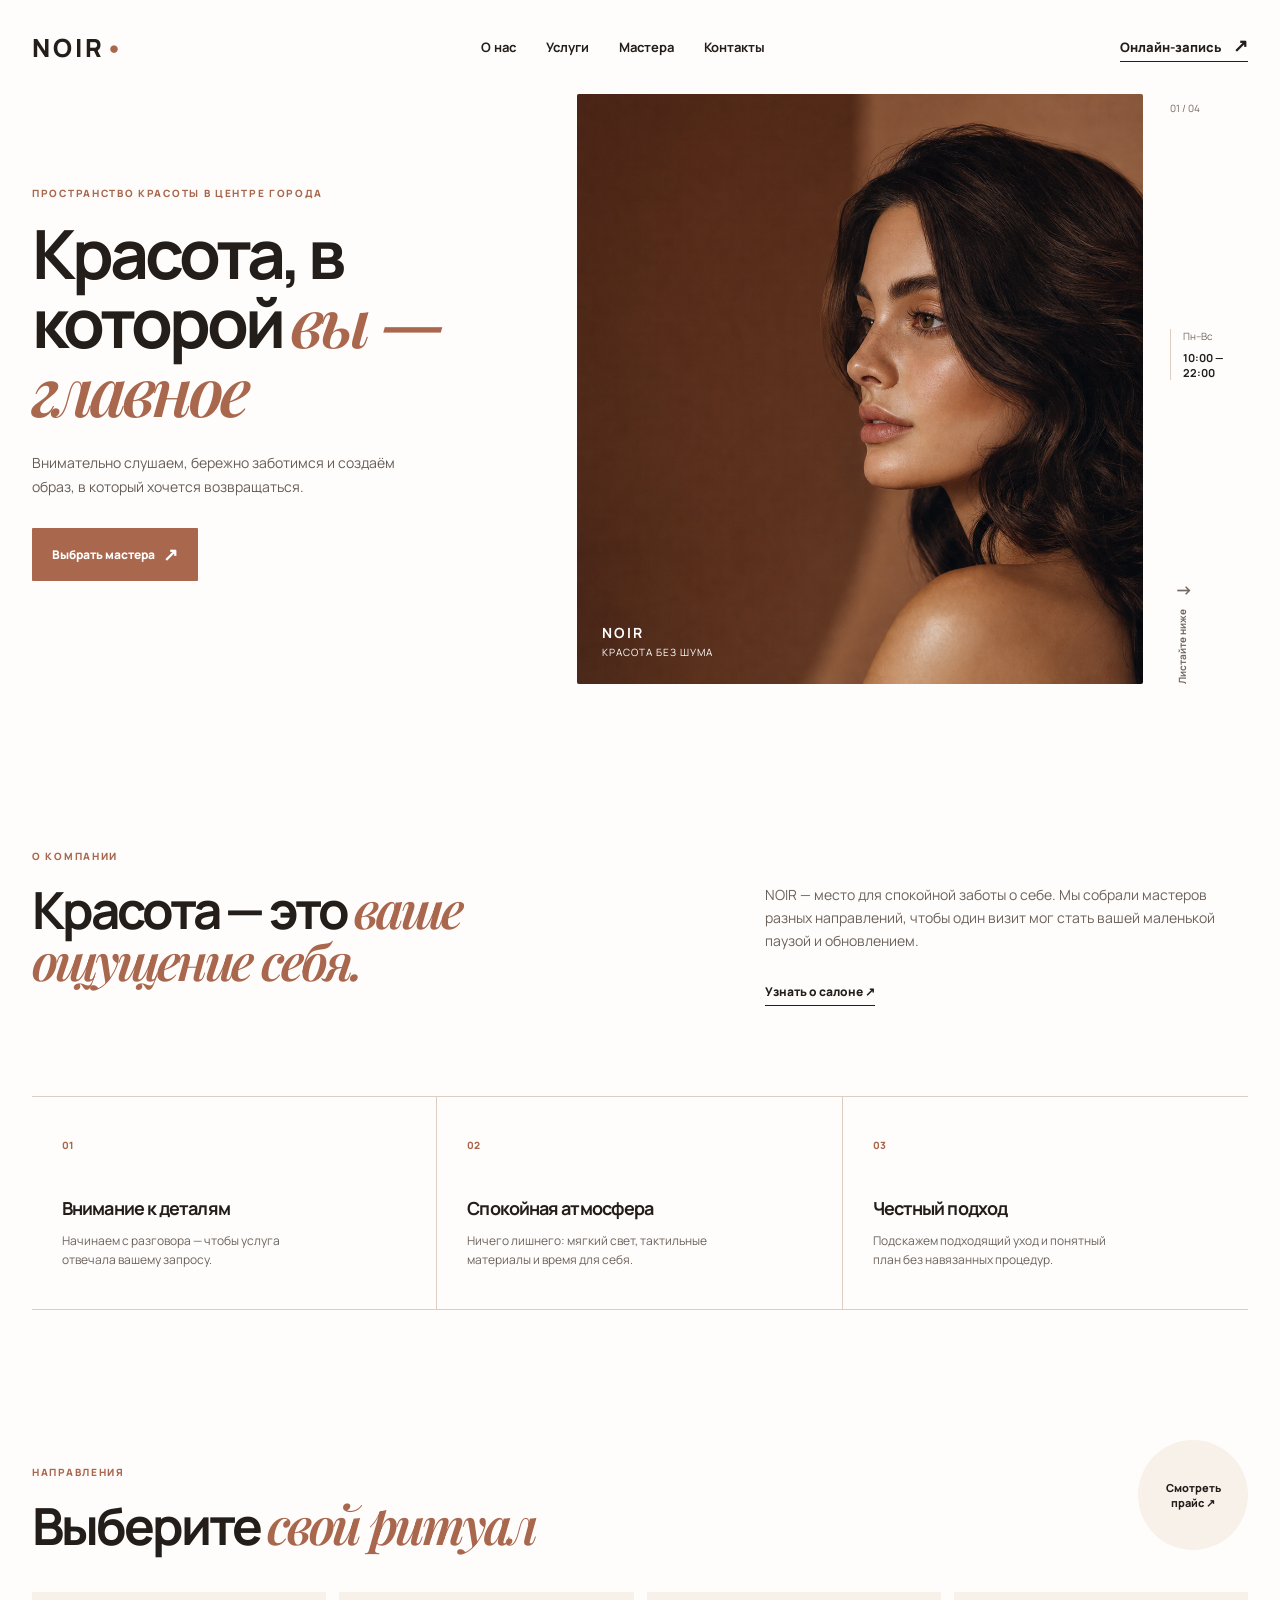
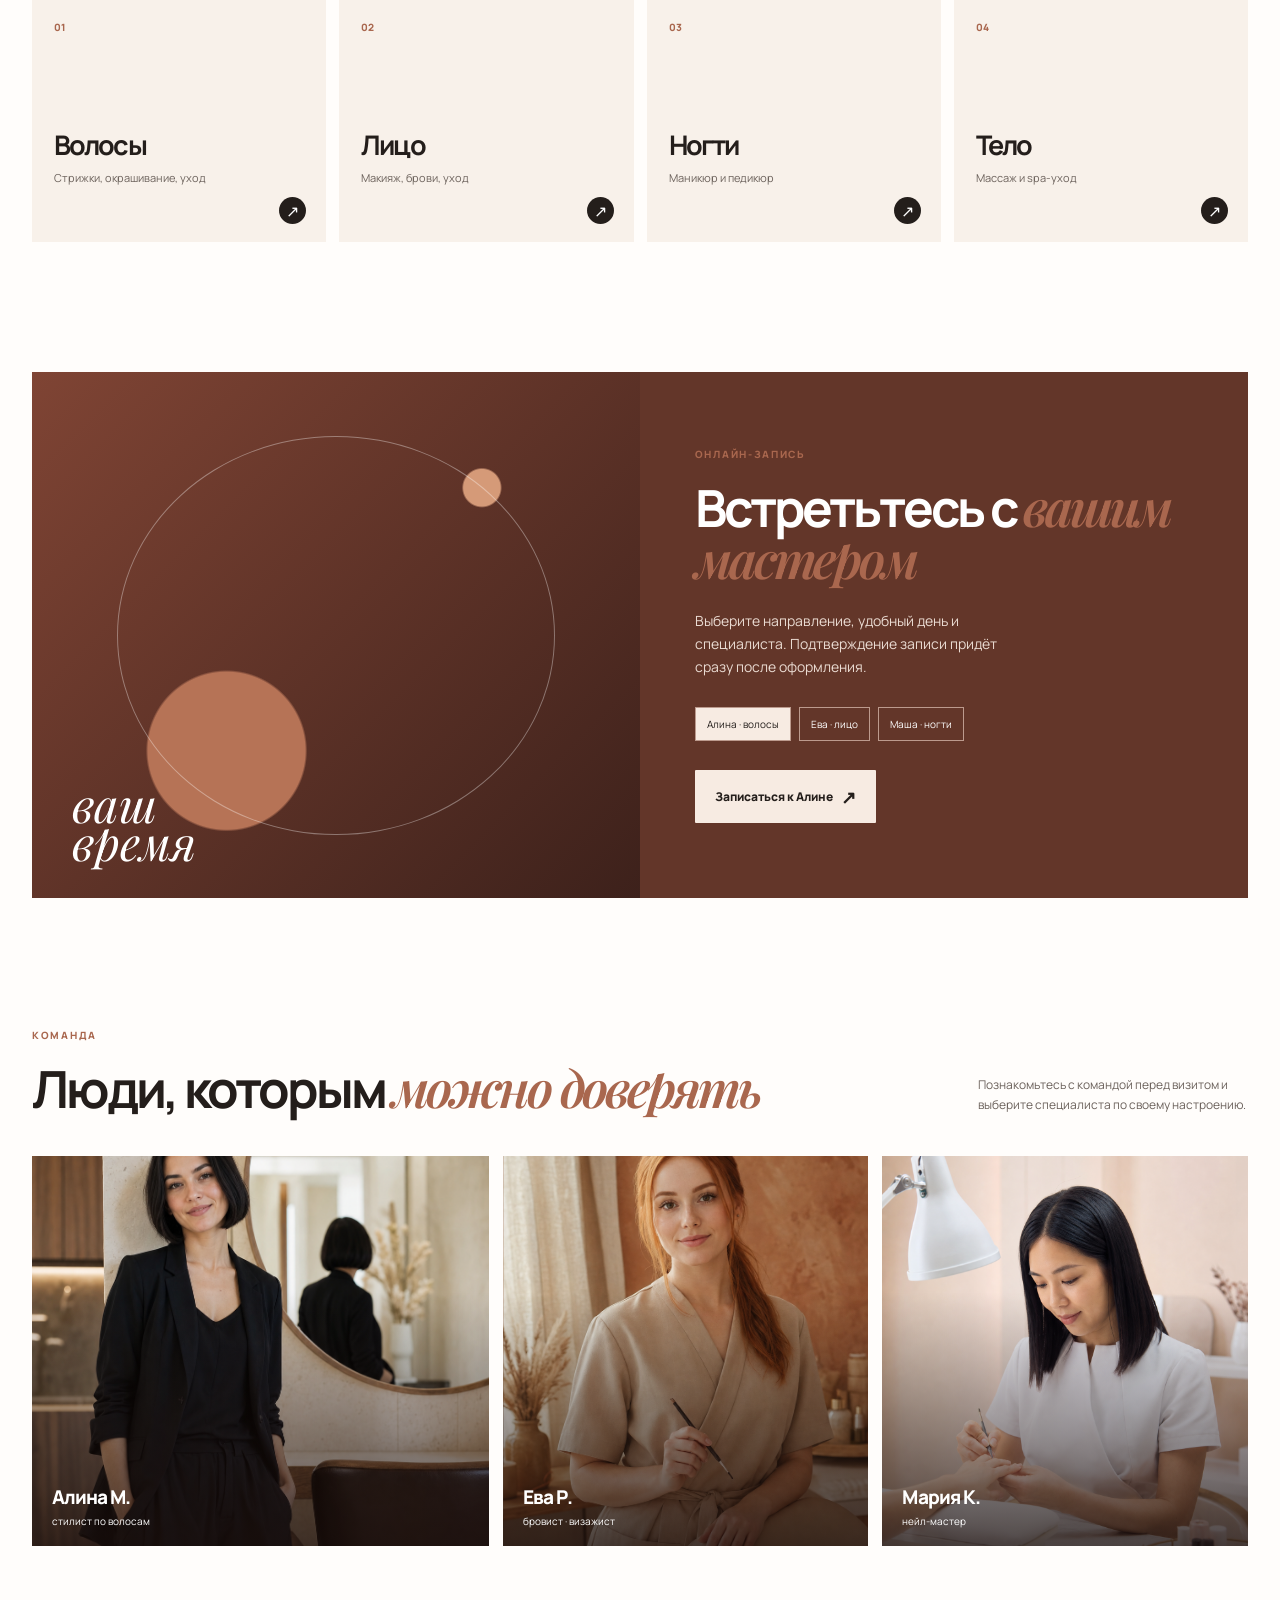
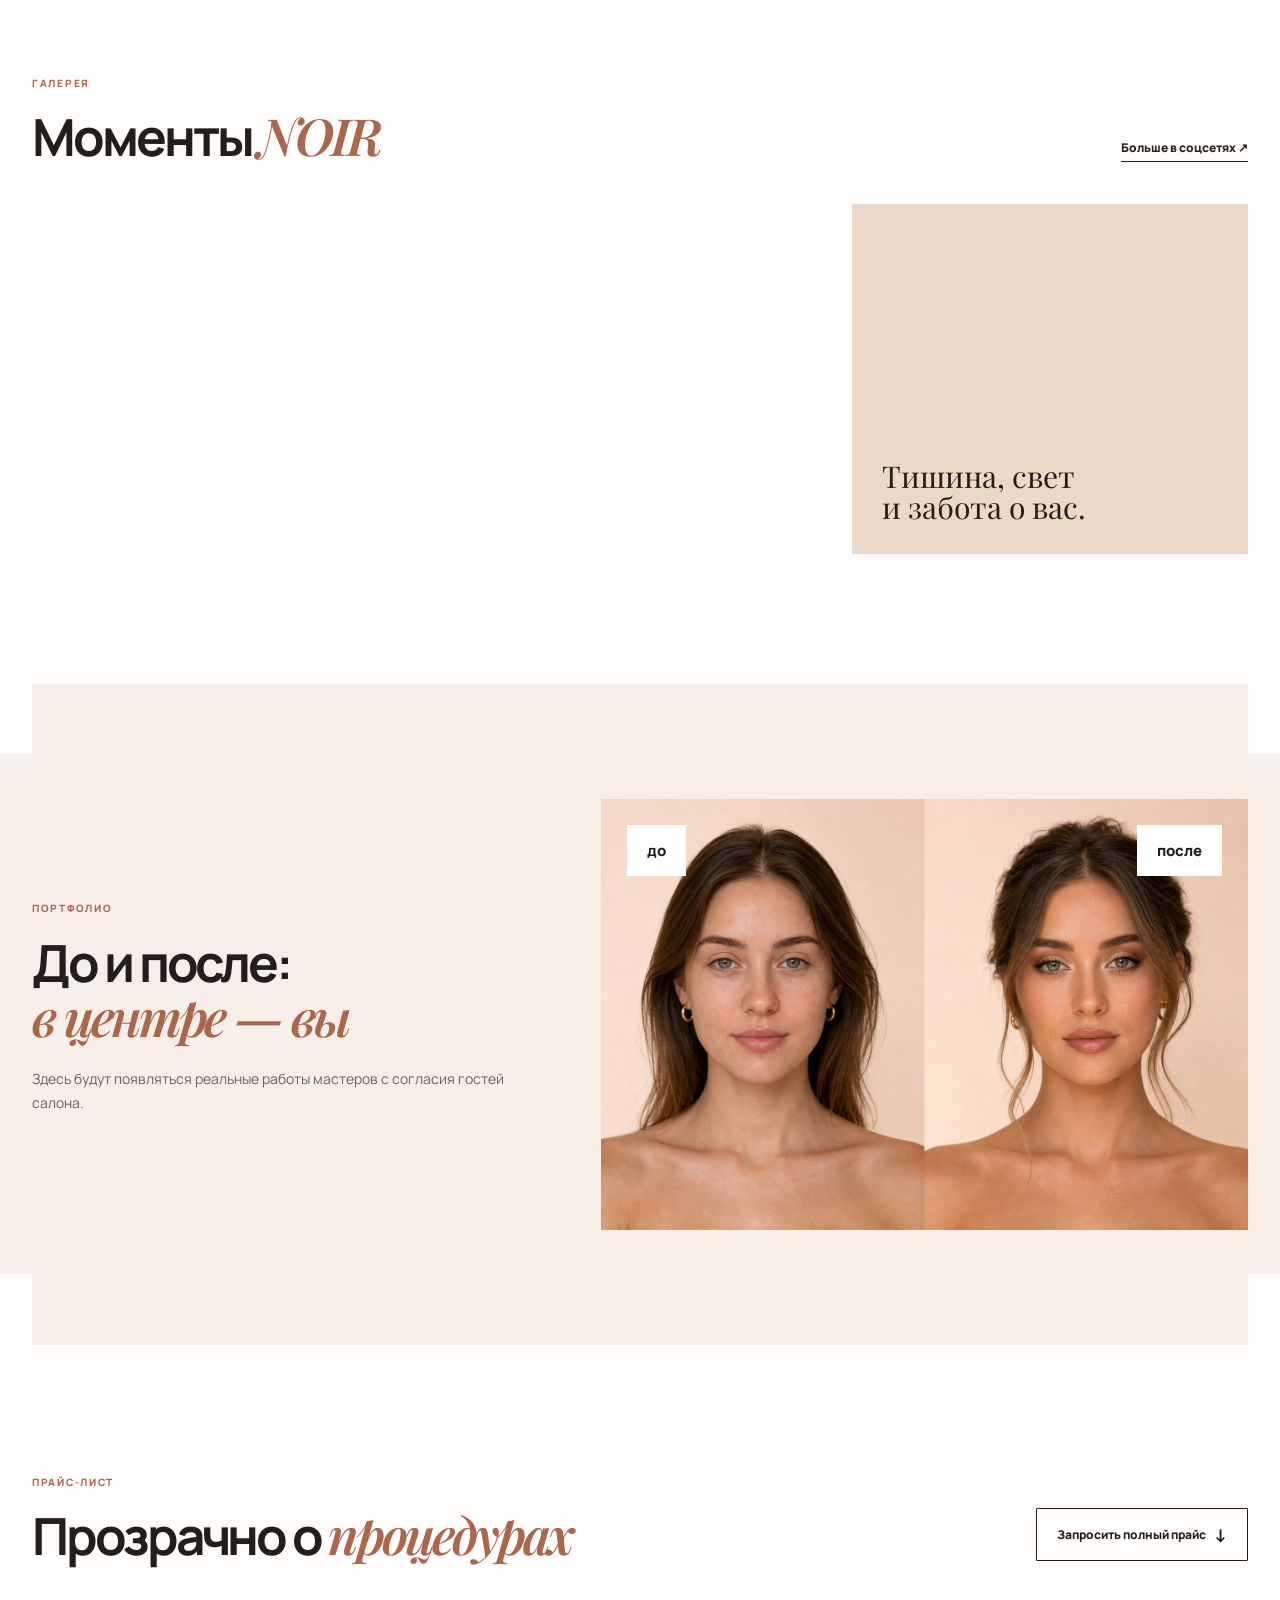
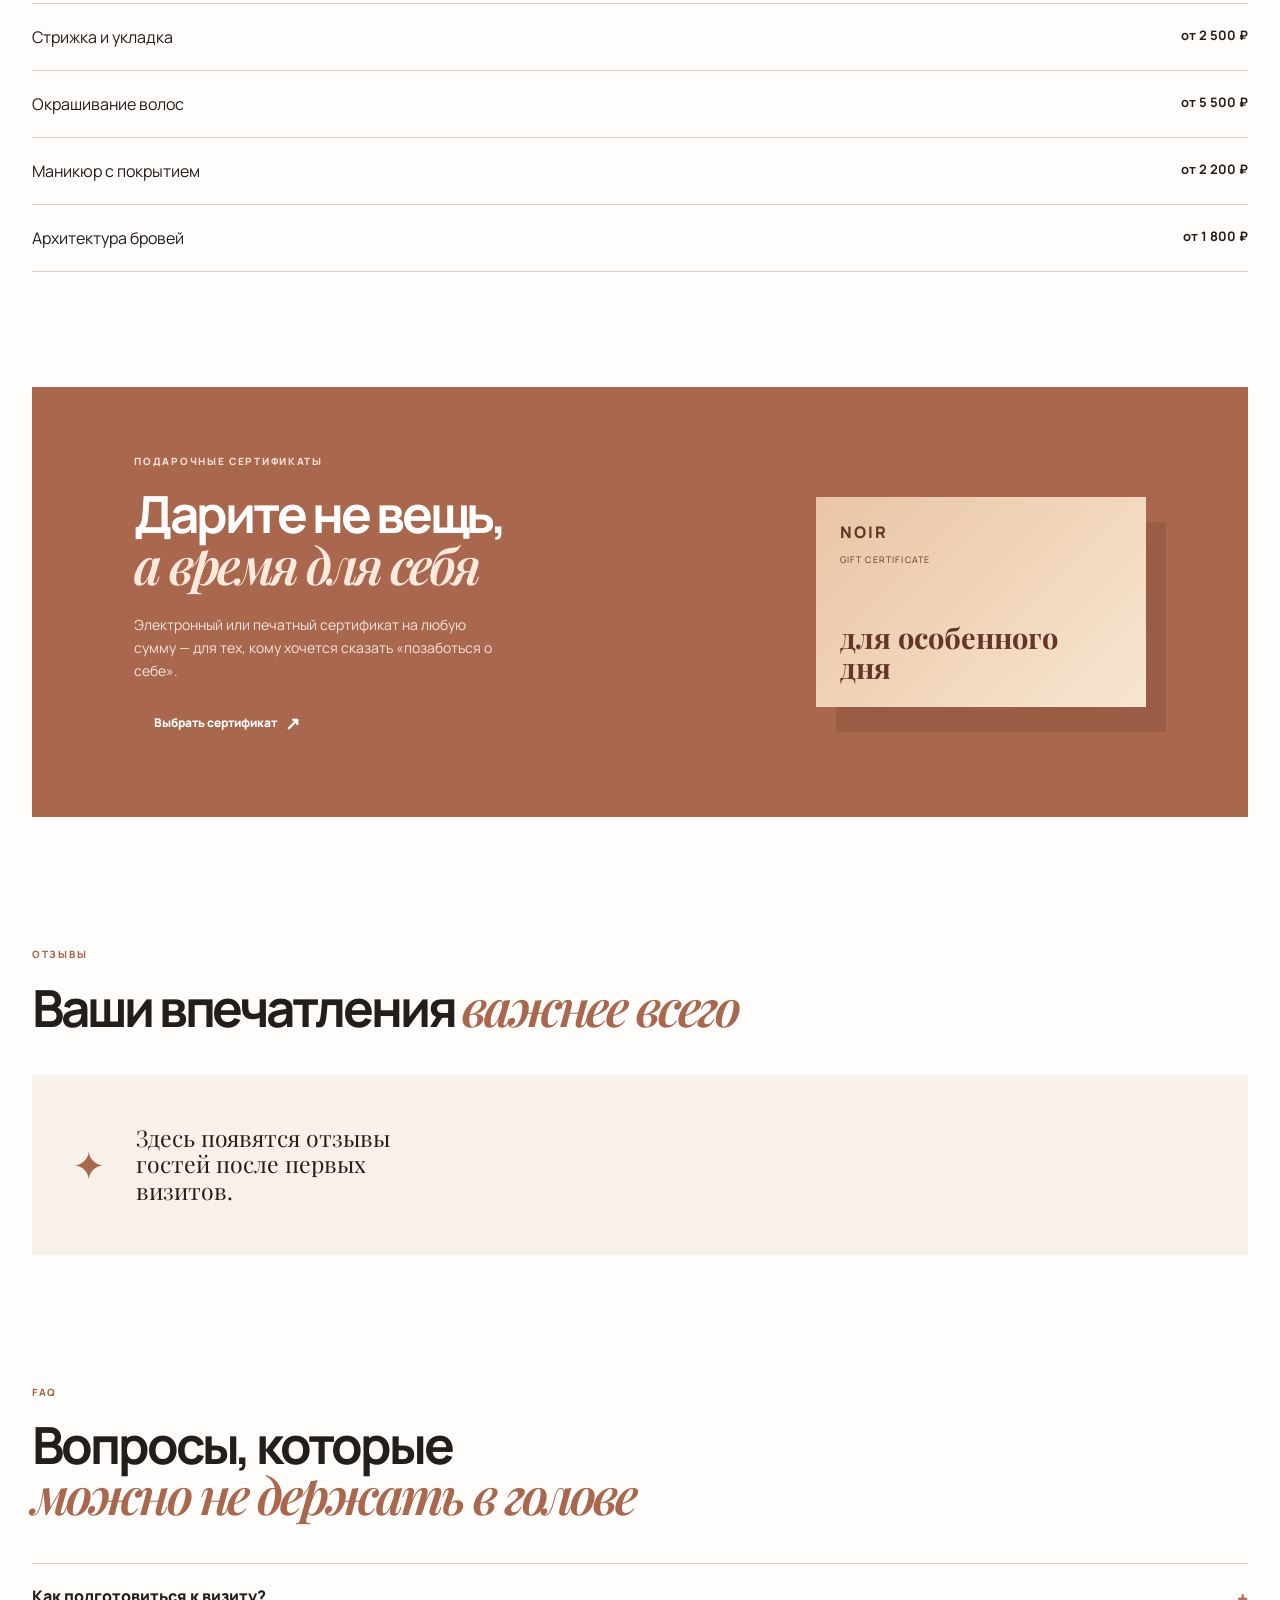
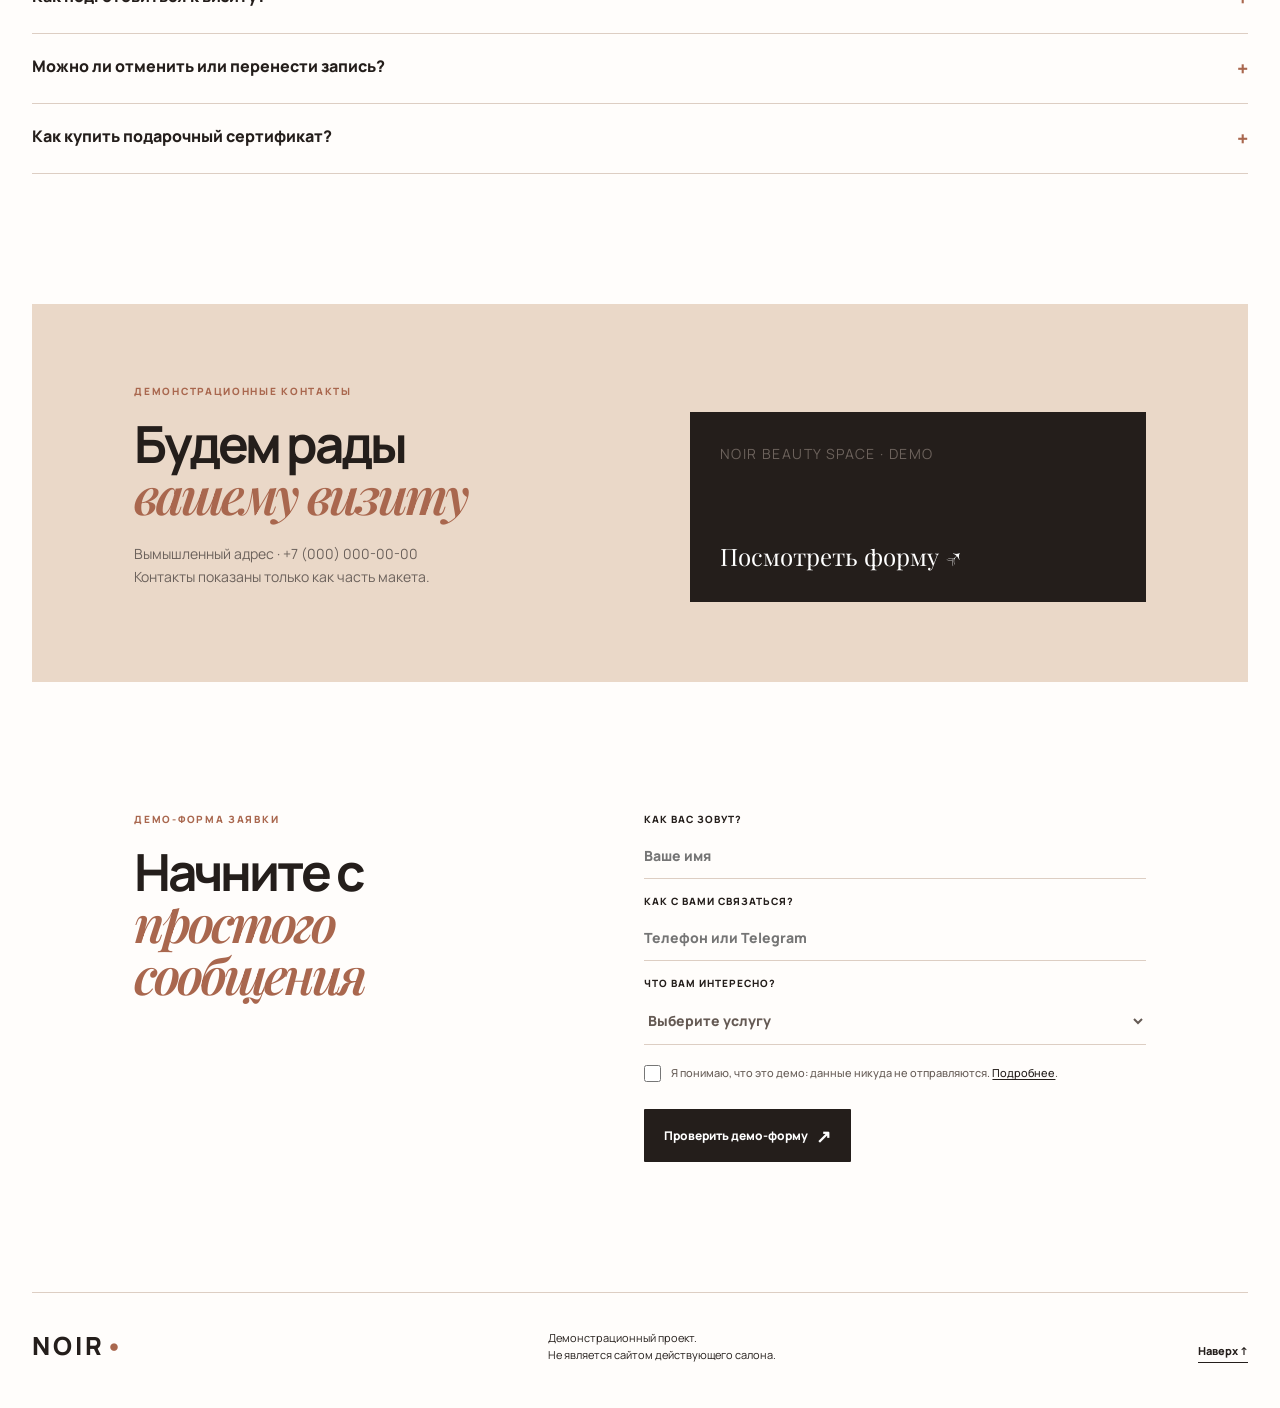
<file: index.html>
<!doctype html>
<html lang="ru">
  <head>
    <meta charset="UTF-8" />
    <meta name="viewport" content="width=device-width, initial-scale=1.0" />
    <meta name="description" content="Демонстрационный лендинг салона красоты NOIR." />
    <meta name="theme-color" content="#a8664b" />
    <title>NOIR — пространство красоты</title>
    <link rel="preconnect" href="https://fonts.googleapis.com" />
    <link rel="preconnect" href="https://fonts.gstatic.com" crossorigin />
    <link href="https://fonts.googleapis.com/css2?family=Manrope:wght@400;500;600;700;800&family=Playfair+Display:ital,wght@0,600;0,700;1,600&display=swap" rel="stylesheet" />
    <link rel="stylesheet" href="/styles.css" />
  </head>
  <body>
    <header class="header shell">
      <a class="logo" href="#top" aria-label="NOIR — на главную">NOIR<span>•</span></a>
      <button class="menu-button" aria-expanded="false" aria-controls="nav"><span></span><span></span><i class="sr-only">Открыть меню</i></button>
      <nav id="nav" class="nav" aria-label="Основная навигация">
        <a href="#about">О нас</a><a href="#services">Услуги</a><a href="#team">Мастера</a><a href="#contacts">Контакты</a>
      </nav>
      <a class="header-book" href="#booking">Онлайн-запись <b>↗</b></a>
    </header>

    <main id="top">
      <section class="hero shell">
        <div class="hero-copy"><p class="eyebrow">пространство красоты в центре города</p><h1>Красота, в которой <em>вы — главное</em></h1><p>Внимательно слушаем, бережно заботимся и создаём образ, в который хочется возвращаться.</p><a class="button button-light" href="#booking">Выбрать мастера <span>↗</span></a></div>
        <div class="hero-image"><img src="/public/beauty/hero.png" alt="Девушка с вечерним макияжем в бьюти-салоне" /><div class="hero-note"><b>NOIR</b><span>красота без шума</span></div></div>
        <div class="hero-side"><p>01 / 04</p><div><span>Пн–Вс</span><strong>10:00 — 22:00</strong></div><a href="#services">Листайте ниже <i>↓</i></a></div>
      </section>

      <section class="intro shell" id="about"><div><p class="eyebrow">о компании</p><h2>Красота — это <em>ваше ощущение себя.</em></h2></div><div class="intro-text"><p>NOIR — место для спокойной заботы о себе. Мы собрали мастеров разных направлений, чтобы один визит мог стать вашей маленькой паузой и обновлением.</p><a class="text-link" href="#contacts">Узнать о салоне <span>↗</span></a></div></section>

      <section class="benefits shell"><article><span>01</span><h3>Внимание к деталям</h3><p>Начинаем с разговора — чтобы услуга отвечала вашему запросу.</p></article><article><span>02</span><h3>Спокойная атмосфера</h3><p>Ничего лишнего: мягкий свет, тактильные материалы и время для себя.</p></article><article><span>03</span><h3>Честный подход</h3><p>Подскажем подходящий уход и понятный план без навязанных процедур.</p></article></section>

      <section class="services shell" id="services"><div class="section-top"><div><p class="eyebrow">направления</p><h2>Выберите <em>свой ритуал</em></h2></div><a class="round-link" href="#price">Смотреть<br />прайс ↗</a></div><div class="service-grid"><a href="#booking"><span>01</span><h3>Волосы</h3><p>Стрижки, окрашивание, уход</p><i>↗</i></a><a href="#booking"><span>02</span><h3>Лицо</h3><p>Макияж, брови, уход</p><i>↗</i></a><a href="#booking"><span>03</span><h3>Ногти</h3><p>Маникюр и педикюр</p><i>↗</i></a><a href="#booking"><span>04</span><h3>Тело</h3><p>Массаж и spa-уход</p><i>↗</i></a></div></section>

      <section class="booking shell" id="booking"><div class="booking-art"><img src="/public/beauty/hero.png" alt="" /><span>ваш<br />время</span></div><div class="booking-copy"><p class="eyebrow">онлайн-запись</p><h2>Встретьтесь с <em>вашим мастером</em></h2><p>Выберите направление, удобный день и специалиста. Подтверждение записи придёт сразу после оформления.</p><div class="master-pills"><button class="selected" type="button">Алина · волосы</button><button type="button">Ева · лицо</button><button type="button">Маша · ногти</button></div><a class="button button-dark" href="#request">Записаться к Алине <span>↗</span></a></div></section>

      <section class="team shell" id="team"><div class="section-top"><div><p class="eyebrow">команда</p><h2>Люди, которым <em>можно доверять</em></h2></div><p class="section-summary">Познакомьтесь с командой перед визитом и выберите специалиста по своему настроению.</p></div><div class="team-grid"><article class="person one"><div><span>Алина М.</span><small>стилист по волосам</small></div></article><article class="person two"><div><span>Ева Р.</span><small>бровист · визажист</small></div></article><article class="person three"><div><span>Мария К.</span><small>нейл-мастер</small></div></article></div></section>

      <section class="gallery shell"><div class="section-top"><div><p class="eyebrow">галерея</p><h2>Моменты <em>NOIR</em></h2></div><a class="text-link" href="#contacts">Больше в соцсетях <span>↗</span></a></div><div class="gallery-grid"><div class="g-one"></div><div class="g-two"></div><div class="g-three"><p>Тишина, свет<br />и забота о вас.</p></div></div></section>

      <section class="before-after shell"><div><p class="eyebrow">портфолио</p><h2>До и после:<br /><em>в центре — вы</em></h2><p>Здесь будут появляться реальные работы мастеров с согласия гостей салона.</p></div><div class="comparison comparison-static"><img src="/public/beauty/before-after.png" alt="Результат макияжа до и после" /><span class="comparison-label label-before">до</span><span class="comparison-label label-after">после</span></div></section>

      <section class="price shell" id="price"><div class="section-top"><div><p class="eyebrow">прайс-лист</p><h2>Прозрачно о <em>процедурах</em></h2></div><a class="button button-outline" href="#request">Запросить полный прайс <span>↓</span></a></div><div class="price-list"><div><span>Стрижка и укладка</span><b>от 2 500 ₽</b></div><div><span>Окрашивание волос</span><b>от 5 500 ₽</b></div><div><span>Маникюр с покрытием</span><b>от 2 200 ₽</b></div><div><span>Архитектура бровей</span><b>от 1 800 ₽</b></div></div></section>

      <section class="offers shell"><div><p class="eyebrow">подарочные сертификаты</p><h2>Дарите не вещь,<br /><em>а время для себя</em></h2><p>Электронный или печатный сертификат на любую сумму — для тех, кому хочется сказать «позаботься о себе».</p><a class="button button-light" href="#request">Выбрать сертификат <span>↗</span></a></div><div class="certificate"><span>NOIR</span><small>Gift certificate</small><b>для особенного<br />дня</b></div></section>

      <section class="reviews shell"><div class="section-top"><div><p class="eyebrow">отзывы</p><h2>Ваши впечатления <em>важнее всего</em></h2></div></div><div class="review-empty"><span>✦</span><p>Здесь появятся отзывы гостей после первых визитов.</p></div></section>

      <section class="faq shell"><p class="eyebrow">faq</p><h2>Вопросы, которые<br /><em>можно не держать в голове</em></h2><details><summary>Как подготовиться к визиту?<span>+</span></summary><p>После выбора услуги администратор подскажет всё необходимое перед записью.</p></details><details><summary>Можно ли отменить или перенести запись?<span>+</span></summary><p>Да, пожалуйста, сообщите нам заранее — мы найдём другое удобное время.</p></details><details><summary>Как купить подарочный сертификат?<span>+</span></summary><p>Оставьте заявку ниже: подготовим электронный или печатный вариант.</p></details></section>

      <section class="contacts shell" id="contacts"><div><p class="eyebrow">демонстрационные контакты</p><h2>Будем рады<br /><em>вашему визиту</em></h2><p>Вымышленный адрес · +7 (000) 000-00-00<br />Контакты показаны только как часть макета.</p></div><div class="contact-card"><p>NOIR beauty space · demo</p><a href="#request">Посмотреть форму <span>↗</span></a></div></section>

      <section class="request shell" id="request"><div><p class="eyebrow">демо-форма заявки</p><h2>Начните с <em>простого сообщения</em></h2></div><form><label>Как вас зовут?<input required placeholder="Ваше имя" /></label><label>Как с вами связаться?<input required placeholder="Телефон или Telegram" /></label><label>Что вам интересно?<select><option>Выберите услугу</option><option>Запись к мастеру</option><option>Прайс-лист</option><option>Подарочный сертификат</option></select></label><label class="consent"><input type="checkbox" required /><span>Я понимаю, что это демо: данные никуда не отправляются. <a href="/privacy.html">Подробнее</a>.</span></label><button class="button button-dark" type="submit">Проверить демо-форму <span>↗</span></button></form></section>
    </main>
    <footer class="footer shell"><a class="logo" href="#top">NOIR<span>•</span></a><p>Демонстрационный проект.<br />Не является сайтом действующего салона.</p><a href="#top">Наверх ↑</a></footer>
    <script src="/script.js"></script>
  </body>
</html>
</file>
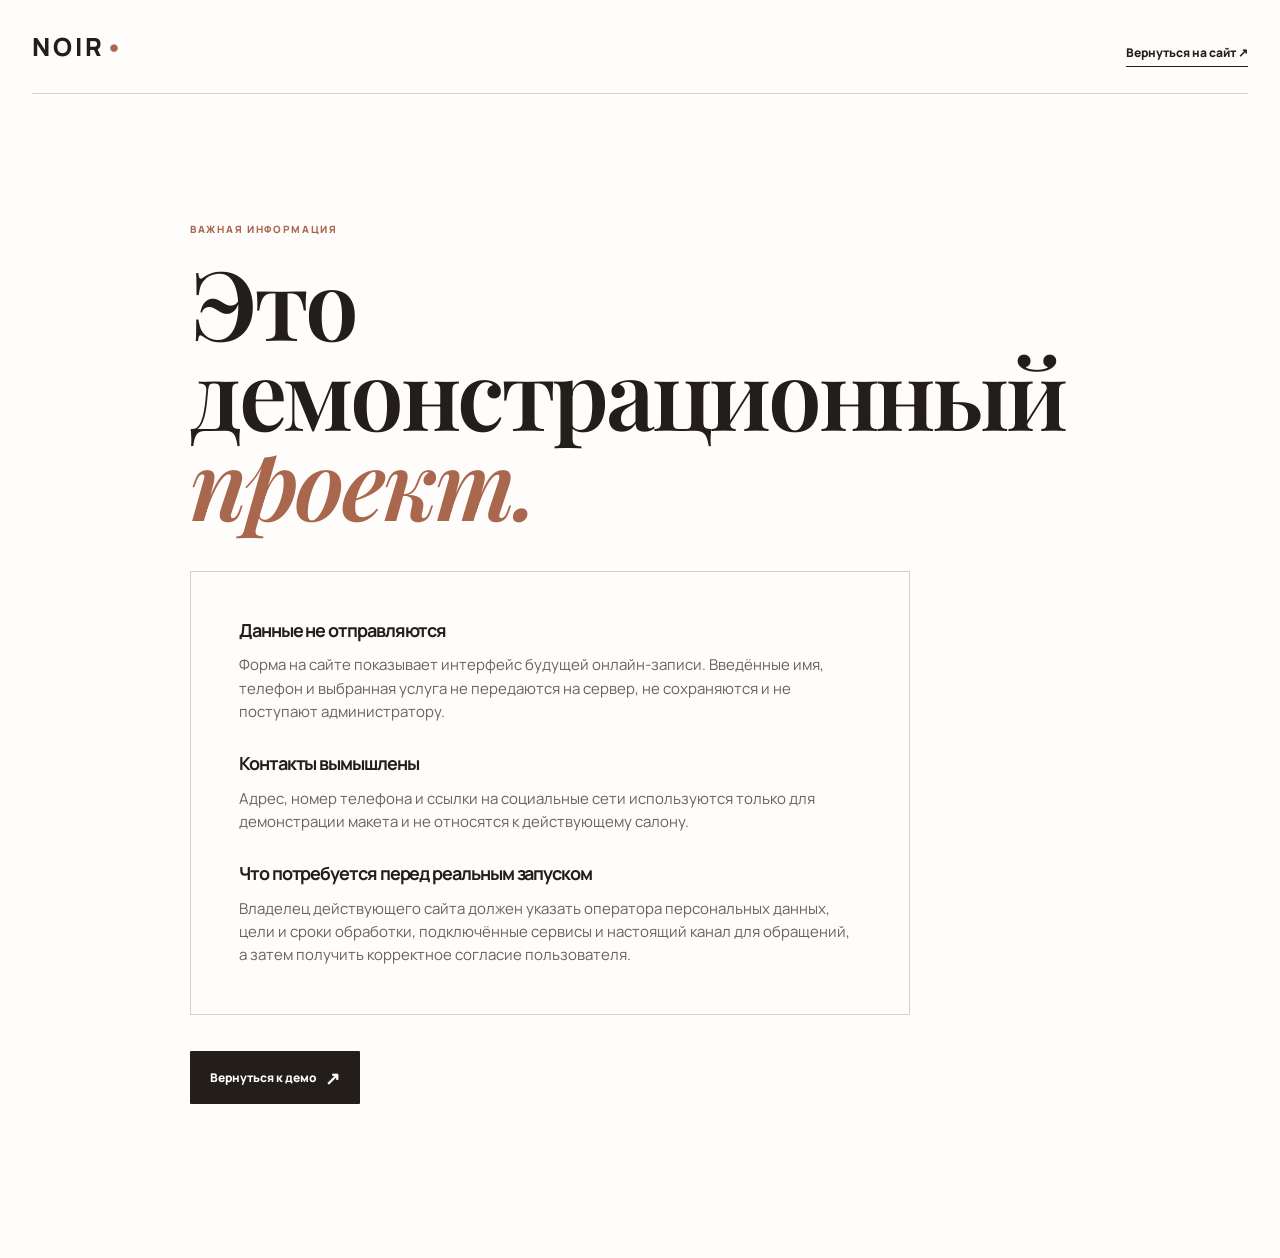
<file: privacy.html>
<!doctype html>
<html lang="ru">
  <head>
    <meta charset="UTF-8" />
    <meta name="viewport" content="width=device-width, initial-scale=1.0" />
    <meta name="description" content="Уведомление о демонстрационном режиме сайта NOIR beauty space." />
    <meta name="theme-color" content="#f4efe9" />
    <title>Демонстрационный режим — NOIR beauty space</title>
    <link rel="preconnect" href="https://fonts.googleapis.com" />
    <link rel="preconnect" href="https://fonts.gstatic.com" crossorigin />
    <link href="https://fonts.googleapis.com/css2?family=Manrope:wght@400;500;600;700;800&family=Playfair+Display:ital,wght@0,600;0,700;1,600&display=swap" rel="stylesheet" />
    <link rel="icon" href="/favicon.svg" type="image/svg+xml" />
    <link rel="stylesheet" href="/styles.css" />
  </head>
  <body>
    <header class="header shell privacy-header">
      <a class="logo" href="/" aria-label="NOIR — на главную">NOIR<span>•</span></a>
      <a class="text-link" href="/">Вернуться на сайт <span>↗</span></a>
    </header>

    <main class="privacy-page shell">
      <p class="eyebrow">важная информация</p>
      <h1>Это демонстрационный<br /><em>проект.</em></h1>
      <div class="privacy-card">
        <h2>Данные не отправляются</h2>
        <p>Форма на сайте показывает интерфейс будущей онлайн-записи. Введённые имя, телефон и выбранная услуга не передаются на сервер, не сохраняются и не поступают администратору.</p>
        <h2>Контакты вымышлены</h2>
        <p>Адрес, номер телефона и ссылки на социальные сети используются только для демонстрации макета и не относятся к действующему салону.</p>
        <h2>Что потребуется перед реальным запуском</h2>
        <p>Владелец действующего сайта должен указать оператора персональных данных, цели и сроки обработки, подключённые сервисы и настоящий канал для обращений, а затем получить корректное согласие пользователя.</p>
      </div>
      <a class="button button-dark" href="/">Вернуться к демо <span>↗</span></a>
    </main>
  </body>
</html>
</file>
<file: styles.css>
:root{--ink:#241e1b;--soft:#f8f1ea;--sand:#ead8c8;--clay:#a9674e;--wine:#633629;--paper:#fffdfb;--line:#ddcec3}*{box-sizing:border-box}html{scroll-behavior:smooth}body{margin:0;background:var(--paper);color:var(--ink);font-family:Manrope,Arial,sans-serif;font-size:16px}a{text-decoration:none;color:inherit}button,input,select{font:inherit}:focus-visible{outline:3px solid #a9674e;outline-offset:4px}.shell{width:min(1240px,calc(100% - 64px));margin:auto}.sr-only{position:absolute;width:1px;height:1px;overflow:hidden;clip:rect(0 0 0 0)}.header{height:94px;display:flex;align-items:center;justify-content:space-between;position:relative}.logo{font-size:25px;font-weight:800;letter-spacing:.12em}.logo span{color:var(--clay)}.nav{display:flex;gap:30px;font-size:13px;font-weight:700}.nav a:hover,.text-link:hover{color:var(--clay)}.header-book{font-size:13px;font-weight:800;border-bottom:1px solid var(--ink);padding-bottom:4px}.header-book b,.button span{font-size:18px;margin-left:8px}.menu-button{display:none}.hero{min-height:630px;display:grid;grid-template-columns:1fr 1.04fr 105px;gap:0;align-items:stretch;padding-bottom:45px}.hero-copy{padding:92px 47px 35px 0}.eyebrow{font-size:10px;text-transform:uppercase;letter-spacing:.17em;font-weight:800;color:var(--clay);margin:0 0 20px}h1,h2,h3,p{margin-top:0}h1,h2{letter-spacing:-.06em;line-height:.99}h1{font-size:clamp(48px,5.3vw,78px);margin-bottom:26px}h1 em,h2 em{font-family:'Playfair Display',serif;font-weight:600;color:var(--clay)}.hero-copy>p:not(.eyebrow){max-width:370px;color:#675d57;line-height:1.65;font-size:14px;margin-bottom:30px}.button{border:0;display:inline-flex;align-items:center;justify-content:center;min-height:53px;padding:0 20px;border-radius:1px;font-size:12px;font-weight:800;cursor:pointer;transition:.2s transform,.2s background}.button:hover{transform:translateY(-3px)}.button-light{color:white;background:var(--clay)}.button-dark{color:white;background:var(--ink)}.button-outline{border:1px solid var(--ink);background:transparent}.hero-image{position:relative;overflow:hidden;background:var(--sand);min-height:590px;border-radius:2px}.hero-image:after{content:"";position:absolute;inset:0;background:linear-gradient(110deg,rgba(73,36,22,.23),transparent 55%)}.hero-image img{width:100%;height:100%;object-fit:cover;object-position:68% center;position:absolute}.hero-note{position:absolute;left:25px;bottom:25px;z-index:1;color:white;display:flex;flex-direction:column;gap:3px}.hero-note b{font-size:14px;letter-spacing:.15em}.hero-note span{font-size:10px;text-transform:uppercase;letter-spacing:.1em}.hero-side{padding:0 0 0 27px;display:flex;flex-direction:column;justify-content:space-between;font-size:10px;color:#746862}.hero-side>p{padding-top:7px}.hero-side div{display:flex;flex-direction:column;gap:7px;border-left:1px solid var(--line);padding-left:12px}.hero-side strong{font-size:11px;color:var(--ink)}.hero-side a{writing-mode:vertical-rl;transform:rotate(180deg);font-weight:700}.hero-side i{margin-top:10px;font-style:normal;font-size:18px}.intro{padding:120px 0 90px;display:grid;grid-template-columns:1.15fr .85fr;gap:80px}.intro h2,.section-top h2,.team h2,.gallery h2,.price h2,.reviews h2,.faq h2,.contacts h2,.request h2{font-size:clamp(36px,4vw,59px);margin:0}.intro-text{padding-top:34px}.intro-text p,.booking-copy>p:not(.eyebrow),.before-after>div>p:not(.eyebrow),.offers p:not(.eyebrow),.contacts>div>p:not(.eyebrow){line-height:1.65;color:#6c625c;font-size:14px}.text-link{font-size:12px;font-weight:800;border-bottom:1px solid var(--ink);padding-bottom:5px;display:inline-block;margin-top:17px}.benefits{border-top:1px solid var(--line);border-bottom:1px solid var(--line);display:grid;grid-template-columns:repeat(3,1fr)}.benefits article{padding:35px 30px 40px;border-right:1px solid var(--line)}.benefits article:last-child{border:0}.benefits span,.service-grid a>span{font-size:10px;color:var(--clay);font-weight:800}.benefits h3{font-size:18px;letter-spacing:-.05em;margin:42px 0 12px}.benefits p{font-size:12px;line-height:1.55;color:#6c625c;max-width:240px;margin:0}.services,.team,.gallery,.price,.reviews{padding:130px 0}.section-top{display:flex;align-items:flex-end;justify-content:space-between;margin-bottom:42px}.round-link{width:110px;height:110px;border-radius:50%;background:var(--soft);display:grid;place-items:center;text-align:center;font-size:11px;font-weight:800;line-height:1.45}.service-grid{display:grid;grid-template-columns:repeat(4,1fr);gap:13px}.service-grid a{background:var(--soft);min-height:250px;padding:22px;position:relative;transition:.25s background,.25s transform}.service-grid a:hover{transform:translateY(-6px);background:var(--sand)}.service-grid h3{margin:90px 0 7px;font-size:27px;letter-spacing:-.07em}.service-grid p{font-size:11px;color:#6c625c}.service-grid i{position:absolute;right:20px;bottom:18px;width:27px;height:27px;border-radius:50%;background:var(--ink);color:#fff;font-style:normal;display:grid;place-items:center}.booking{display:grid;grid-template-columns:1fr 1fr;background:var(--wine);color:white}.booking-art{min-height:500px;position:relative;overflow:hidden}.booking-art:after{content:"";position:absolute;inset:0;background:rgba(52,24,17,.36)}.booking-art img{width:100%;height:100%;object-fit:cover;object-position:75%;filter:saturate(.7)}.booking-art span{position:absolute;z-index:1;left:40px;bottom:38px;font-family:'Playfair Display',serif;font-size:47px;line-height:.8;font-style:italic}.booking-copy{padding:75px 9%}.booking-copy h2{font-size:clamp(38px,4vw,58px);margin:0 0 24px}.booking-copy>p:not(.eyebrow){color:#eadbd2;max-width:340px}.master-pills{display:flex;flex-wrap:wrap;gap:8px;margin:29px 0}.master-pills button{background:transparent;border:1px solid #bc9a8d;color:white;padding:9px 11px;font-size:10px;cursor:pointer}.master-pills .selected{background:#f7ebe2;color:var(--ink)}.booking .button{background:#f7ebe2;color:var(--ink)}.section-summary{max-width:270px;font-size:12px;line-height:1.6;color:#6c625c;margin:0}.team-grid{display:grid;grid-template-columns:1.25fr 1fr 1fr;gap:14px}.person{height:390px;position:relative;overflow:hidden;background:linear-gradient(145deg,#dcb6a2,#7e4939)}.person:before{content:"";position:absolute;inset:0;background:url('/public/beauty/hero.png') center/cover;filter:sepia(.35) saturate(.7);opacity:.9}.person.two:before{object-position:20%;filter:hue-rotate(20deg) sepia(.3);transform:scale(1.12)}.person.three:before{object-position:90%;filter:grayscale(.25) sepia(.4);transform:scale(1.18)}.person:after{content:"";position:absolute;inset:35% 0 0;background:linear-gradient(transparent,rgba(25,13,10,.75))}.person div{position:absolute;z-index:1;left:20px;bottom:18px;color:#fff;display:flex;flex-direction:column;gap:4px}.person span{font-size:19px;font-weight:800;letter-spacing:-.05em}.person small{font-size:10px}.gallery{padding-top:0}.gallery-grid{display:grid;grid-template-columns:1.2fr .8fr 1fr;gap:14px;height:350px}.gallery-grid>div{background-image:url('/public/beauty/hero.png');background-size:cover}.g-one{background-position:78%;filter:sepia(.2)}.g-two{background-position:21%;filter:brightness(.75) hue-rotate(10deg)}.g-three{background:var(--sand)!important;padding:30px;display:flex;align-items:flex-end}.g-three p{font-family:'Playfair Display',serif;font-size:30px;line-height:1.05;margin:0}.before-after{padding:115px 0;display:grid;grid-template-columns:.85fr 1.15fr;gap:90px;align-items:center;background:#f6eee8}.before-after:before{content:"";position:absolute;left:0;right:0;height:520px;background:#f6eee8;z-index:-1}.before-after h2{font-size:clamp(38px,4vw,55px);margin:0 0 23px}.comparison{height:390px;position:relative;display:grid;grid-template-columns:1fr 1fr;overflow:hidden}.comparison>div{background:url('/public/beauty/hero.png') center/cover}.before{filter:grayscale(1) contrast(.8);background-position:23%!important}.after{background-position:86%!important}.comparison span{display:block;background:white;width:max-content;padding:6px 10px;margin:13px;font-size:10px;font-weight:800}.comparison button{position:absolute;left:calc(50% - 20px);top:calc(50% - 20px);border:0;width:40px;height:40px;border-radius:50%;background:var(--ink);color:white;cursor:pointer}.price{padding-bottom:115px}.price-list{border-top:1px solid var(--line)}.price-list div{display:flex;justify-content:space-between;padding:22px 0;border-bottom:1px solid var(--line);font-size:16px}.price-list b{font-size:13px}.offers{background:var(--clay);color:white;display:grid;grid-template-columns:1fr 1fr;min-height:430px;padding:67px 8%;align-items:center}.offers .eyebrow{color:#f6ded0}.offers h2{font-size:clamp(38px,4vw,57px);margin:0 0 22px}.offers h2 em{color:#ffe9dd}.offers p:not(.eyebrow){color:#f7e4da;max-width:360px}.certificate{justify-self:end;width:330px;height:210px;background:linear-gradient(135deg,#e8c5a5,#f9e5d0);color:var(--wine);padding:24px;display:flex;flex-direction:column;gap:10px;box-shadow:20px 25px 0 rgba(70,31,21,.15)}.certificate span{font-weight:800;letter-spacing:.13em}.certificate small{text-transform:uppercase;letter-spacing:.13em;font-size:9px}.certificate b{font-family:'Playfair Display',serif;font-size:29px;line-height:1.05;margin-top:auto}.reviews{padding-bottom:0}.review-empty{min-height:180px;background:var(--soft);display:flex;align-items:center;gap:30px;padding:40px}.review-empty span{font-size:40px;color:var(--clay)}.review-empty p{max-width:330px;font-family:'Playfair Display',serif;font-size:23px;line-height:1.15;margin:0}.faq{padding:130px 0}.faq h2{margin-bottom:42px}.faq details{border-top:1px solid var(--line);padding:21px 0}.faq details:last-child{border-bottom:1px solid var(--line)}.faq summary{font-weight:800;font-size:16px;cursor:pointer;list-style:none;display:flex;justify-content:space-between}.faq summary span{font-size:20px;color:var(--clay)}.faq details[open] summary span{transform:rotate(45deg)}.faq details p{max-width:510px;font-size:13px;line-height:1.6;color:#6c625c;margin:18px 0 0}.contacts{padding:80px 8%;background:var(--sand);display:grid;grid-template-columns:1fr 1fr;gap:100px}.contacts h2,.request h2{margin:0 0 22px}.contact-card{align-self:end;background:var(--ink);color:#fff;padding:30px;min-height:190px;display:flex;flex-direction:column;justify-content:space-between}.contact-card p{font-size:11px;text-transform:uppercase;letter-spacing:.1em}.contact-card a{font-family:'Playfair Display',serif;font-size:24px}.request{display:grid;grid-template-columns:.9fr 1.1fr;gap:100px;padding:130px 8%}.request form{display:grid;gap:15px}.request label{font-size:10px;font-weight:800;text-transform:uppercase;letter-spacing:.1em}.request input,.request select{display:block;width:100%;padding:13px 0;border:0;border-bottom:1px solid var(--line);background:transparent;outline:0;font-size:14px;margin-top:7px}.request select{color:#655a54}.request .button{justify-self:start;margin-top:12px}.form-note{font-size:10px;line-height:1.5;color:#81756e;margin:0}.footer{border-top:1px solid var(--line);padding:35px 0 45px;display:flex;justify-content:space-between;align-items:end}.footer p,.footer>a:last-child{font-size:11px;line-height:1.5;margin:0}.footer>a:last-child{font-weight:800;border-bottom:1px solid var(--ink);padding-bottom:3px}@media(max-width:760px){.shell{width:calc(100% - 36px)}.header{height:75px}.menu-button{display:block;order:3;width:32px;height:30px;border:0;background:transparent;padding:5px;cursor:pointer}.menu-button span{height:1px;background:var(--ink);display:block;margin:5px}.header-book{display:none}.nav{position:absolute;top:70px;right:0;z-index:3;background:var(--ink);color:#fff;padding:18px;display:none;flex-direction:column;gap:14px}.nav.open{display:flex}.hero{display:flex;flex-direction:column;min-height:0;padding-bottom:55px}.hero-copy{padding:48px 0 33px}.hero-copy h1{font-size:51px}.hero-image{min-height:440px}.hero-side{display:none}.intro,.before-after,.contacts,.request{grid-template-columns:1fr;gap:27px;padding:75px 0}.intro-text{padding:0}.benefits{grid-template-columns:1fr}.benefits article{border-right:0;border-bottom:1px solid var(--line);padding:25px 0}.benefits article:last-child{border:0}.benefits h3{margin:16px 0 8px}.services,.team,.gallery,.price,.reviews,.faq{padding:75px 0}.section-top{align-items:start;gap:20px}.section-top .round-link{display:none}.section-summary{display:none}.service-grid{grid-template-columns:1fr 1fr}.service-grid a{min-height:180px}.service-grid h3{margin-top:58px;font-size:23px}.booking{display:block;width:100%}.booking-art{min-height:320px}.booking-copy{padding:52px 18px}.team-grid{grid-template-columns:1fr 1fr}.person{height:280px}.person:first-child{grid-column:1/-1}.gallery-grid{grid-template-columns:1fr 1fr;height:380px}.g-one{grid-row:span 2}.g-three{padding:16px}.g-three p{font-size:20px}.before-after{width:100%;padding-left:18px;padding-right:18px}.comparison{height:300px}.price .section-top{display:block}.price .button{margin-top:20px}.offers{width:100%;grid-template-columns:1fr;padding:60px 18px;gap:35px}.certificate{justify-self:start;width:min(100%,330px)}.request{padding-left:0;padding-right:0}.footer{align-items:start;flex-direction:column;gap:20px}.footer>a:last-child{display:none}}
@media(prefers-reduced-motion:reduce){*{scroll-behavior:auto!important;transition:none!important}}

/* Each visual slot uses its own source image. */
.booking-art{background:radial-gradient(circle at 74% 22%,#d59a78 0 3%,transparent 3.3%),radial-gradient(circle at 32% 72%,#b67356 0 14%,transparent 14.4%),linear-gradient(135deg,#7f4434,#3d211b)}
.booking-art img{display:none}.booking-art:after{inset:12% 14%;background:transparent;border:1px solid rgba(255,255,255,.35);border-radius:50%}
.person:before{background-image:url('/public/beauty/team-alina.png');background-position:center;filter:none;opacity:1}.person.two:before{background-image:url('/public/beauty/team-eva.png');background-position:center;filter:none;transform:none}.person.three:before{background-image:url('/public/beauty/team-maria.png');background-position:center;filter:none;transform:none}
.gallery-grid>div{background-image:none}.g-one{background-image:url('/public/beauty/interior.png');background-position:center;filter:none}.g-two{background-image:url('/public/beauty/products.png');background-position:center;filter:none}
.comparison{background:url('/public/beauty/before-after.png') right center/200% 100%;cursor:ew-resize}.comparison>div{position:absolute;inset:0;background:none}.comparison .after{background:url('/public/beauty/before-after.png') right center/200% 100%}.comparison .before{width:var(--split);overflow:hidden;background:url('/public/beauty/before-after.png') left center/200% 100%;border-right:2px solid white}.comparison .before span{position:absolute;left:0}.comparison .after span{position:absolute;right:0}.comparison-range{position:absolute;z-index:3;inset:0;width:100%;height:100%;margin:0;opacity:0;cursor:ew-resize}.comparison-handle{position:absolute;z-index:2;left:var(--split);top:50%;display:grid;place-items:center;width:46px;height:46px;transform:translate(-50%,-50%);border-radius:50%;background:var(--ink);color:white;font-size:20px;font-weight:800;pointer-events:none}
.comparison-range{opacity:1;appearance:none;-webkit-appearance:none;background:transparent}.comparison-range::-webkit-slider-thumb{appearance:none;-webkit-appearance:none;width:46px;height:46px;background:transparent;border:0}.comparison-range::-moz-range-thumb{width:46px;height:46px;background:transparent;border:0}
.comparison{background:#f3ded3}.comparison .after{background:url('/public/beauty/after.png') center/cover}.comparison .before{width:100%;clip-path:inset(0 calc(100% - var(--split)) 0 0);overflow:hidden;border:0;background:url('/public/beauty/before.png') center/cover;filter:none}.comparison .before::after{content:"";position:absolute;left:var(--split);top:0;bottom:0;width:2px;background:#fff}.comparison .after,.comparison .before{filter:none}
.comparison{width:min(100%,440px);height:auto;aspect-ratio:3/4;justify-self:end}.comparison .comparison-handle{margin:0;padding:0;background:var(--ink);color:#fff;border-radius:50%;font-size:20px;line-height:1}.comparison-range{border:0}.comparison .before span,.comparison .after span{margin:18px}
@media(max-width:760px){.comparison{width:100%;max-width:440px;justify-self:start}}
.comparison-static{width:100%;max-width:none;height:auto;aspect-ratio:3/2;display:block;justify-self:stretch;cursor:default;background:none}.comparison-static img{display:block;width:100%;height:100%;object-fit:cover}.comparison-static .comparison-label{position:absolute;z-index:1;top:26px;margin:0;padding:15px 20px;background:#fff;color:var(--ink);font-size:15px;font-weight:800}.comparison-static .label-before{left:26px}.comparison-static .label-after{right:26px}.comparison-static .comparison-mark{position:absolute;z-index:1;left:50%;top:50%;display:grid;place-items:center;width:80px;height:80px;margin:0;padding:0;transform:translate(-50%,-50%);border-radius:50%;background:var(--ink);color:#fff;font-size:27px;font-weight:800}.comparison-static .before,.comparison-static .after,.comparison-static .comparison-range,.comparison-static .comparison-handle{display:none}@media(max-width:760px){.comparison-static{aspect-ratio:1/1.1}.comparison-static .comparison-label{top:14px;padding:10px 14px;font-size:12px}.comparison-static .label-before{left:14px}.comparison-static .label-after{right:14px}.comparison-static .comparison-mark{width:52px;height:52px;font-size:18px}}
.before-after h2{max-width:470px;line-height:1.06}
.request .consent{display:flex;align-items:flex-start;gap:10px;margin-top:5px;color:#685e58;font-size:11px;font-weight:500;line-height:1.5;letter-spacing:0;text-transform:none}.request .consent input{display:block;flex:0 0 auto;width:17px;height:17px;margin:0;border:1px solid var(--ink);accent-color:var(--ink)}.request .consent a{text-decoration:underline;text-underline-offset:2px;color:var(--ink)}
/* Standalone notice for the non-production demo form. */
.privacy-header{position:static;border-bottom:1px solid var(--line)}
.privacy-page{max-width:900px;padding-top:clamp(64px,10vw,128px);padding-bottom:clamp(80px,12vw,160px)}
.privacy-page h1{max-width:780px;margin:18px 0 44px;font-family:'Playfair Display',serif;font-size:clamp(48px,8vw,96px);font-weight:600;line-height:.94;letter-spacing:-.035em}
.privacy-page h1 em{font-weight:600;color:var(--clay)}
.privacy-card{display:grid;gap:12px;max-width:720px;margin-bottom:36px;padding:clamp(24px,5vw,48px);border:1px solid var(--line);background:var(--paper)}
.privacy-card h2{margin:18px 0 0;font-size:18px;line-height:1.2}
.privacy-card h2:first-child{margin-top:0}
.privacy-card p{max-width:68ch;margin:0;color:#6c625c;font-size:15px;line-height:1.55}
</file>
